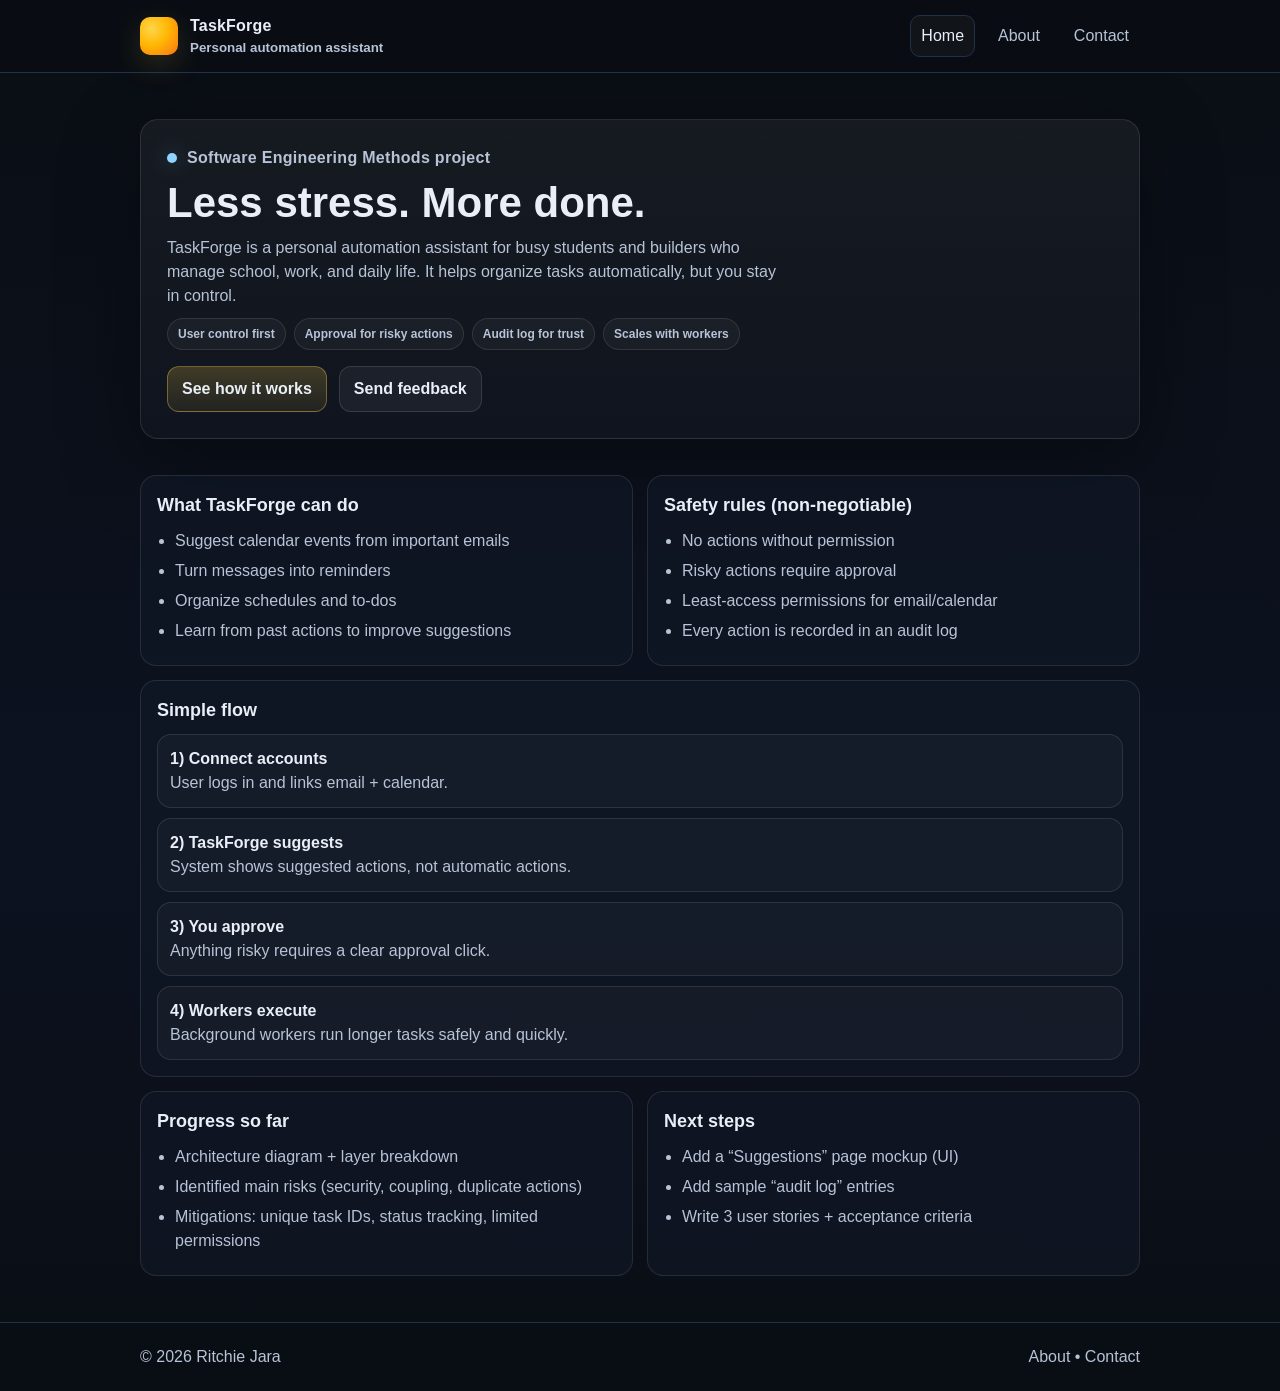
<file: index.html>
<!DOCTYPE html>
<html lang="en">
<head>
  <meta charset="UTF-8" />
  <meta name="viewport" content="width=device-width, initial-scale=1.0" />
  <title>TaskForge - Student Automation Assistant</title>
  <link rel="stylesheet" href="style.css" />
</head>
<body>
  <div class="topbar">
    <div class="container header">
      <div class="brand">
        <div class="logo" aria-hidden="true"></div>
        <div>
          TaskForge
          <small>Personal automation assistant</small>
        </div>
      </div>

      <nav class="nav" aria-label="Main navigation">
        <a class="active" href="index.html">Home</a>
        <a href="about.html">About</a>
        <a href="contact.html">Contact</a>
      </nav>
    </div>
  </div>

  <main class="container">
    <section class="hero">
      <div class="hero-card">
        <div class="kicker"><span class="dot"></span> Software Engineering Methods project</div>
        <h1>Less stress. More done.</h1>
        <p>
          TaskForge is a personal automation assistant for busy students and builders who manage school,
          work, and daily life. It helps organize tasks automatically, but you stay in control.
        </p>

        <div class="badges" aria-label="Key values">
          <span class="badge">User control first</span>
          <span class="badge">Approval for risky actions</span>
          <span class="badge">Audit log for trust</span>
          <span class="badge">Scales with workers</span>
        </div>

        <div class="cta">
          <a class="btn primary" href="about.html">See how it works</a>
          <a class="btn" href="contact.html">Send feedback</a>
        </div>
      </div>
    </section>

    <section class="grid" aria-label="Project overview">
      <article class="card">
        <h2>What TaskForge can do</h2>
        <ul>
          <li>Suggest calendar events from important emails</li>
          <li>Turn messages into reminders</li>
          <li>Organize schedules and to‑dos</li>
          <li>Learn from past actions to improve suggestions</li>
        </ul>
      </article>

      <article class="card">
        <h2>Safety rules (non‑negotiable)</h2>
        <ul>
          <li>No actions without permission</li>
          <li>Risky actions require approval</li>
          <li>Least‑access permissions for email/calendar</li>
          <li>Every action is recorded in an audit log</li>
        </ul>
      </article>

      <article class="card wide">
        <h2>Simple flow</h2>
        <div class="timeline">
          <div class="step">
            <strong>1) Connect accounts</strong><br />
            <span>User logs in and links email + calendar.</span>
          </div>
          <div class="step">
            <strong>2) TaskForge suggests</strong><br />
            <span>System shows suggested actions, not automatic actions.</span>
          </div>
          <div class="step">
            <strong>3) You approve</strong><br />
            <span>Anything risky requires a clear approval click.</span>
          </div>
          <div class="step">
            <strong>4) Workers execute</strong><br />
            <span>Background workers run longer tasks safely and quickly.</span>
          </div>
        </div>
      </article>

      <article class="card">
        <h2>Progress so far</h2>
        <ul>
          <li>Architecture diagram + layer breakdown</li>
          <li>Identified main risks (security, coupling, duplicate actions)</li>
          <li>Mitigations: unique task IDs, status tracking, limited permissions</li>
        </ul>
      </article>

      <article class="card">
        <h2>Next steps</h2>
        <ul>
          <li>Add a “Suggestions” page mockup (UI)</li>
          <li>Add sample “audit log” entries</li>
          <li>Write 3 user stories + acceptance criteria</li>
        </ul>
      </article>
    </section>
  </main>

  <footer class="footer">
    <div class="container">
      <div>© 2026 Ritchie Jara</div>
      <div>
        <a href="about.html">About</a> • <a href="contact.html">Contact</a>
      </div>
    </div>
  </footer>
</body>
</html>
</file>
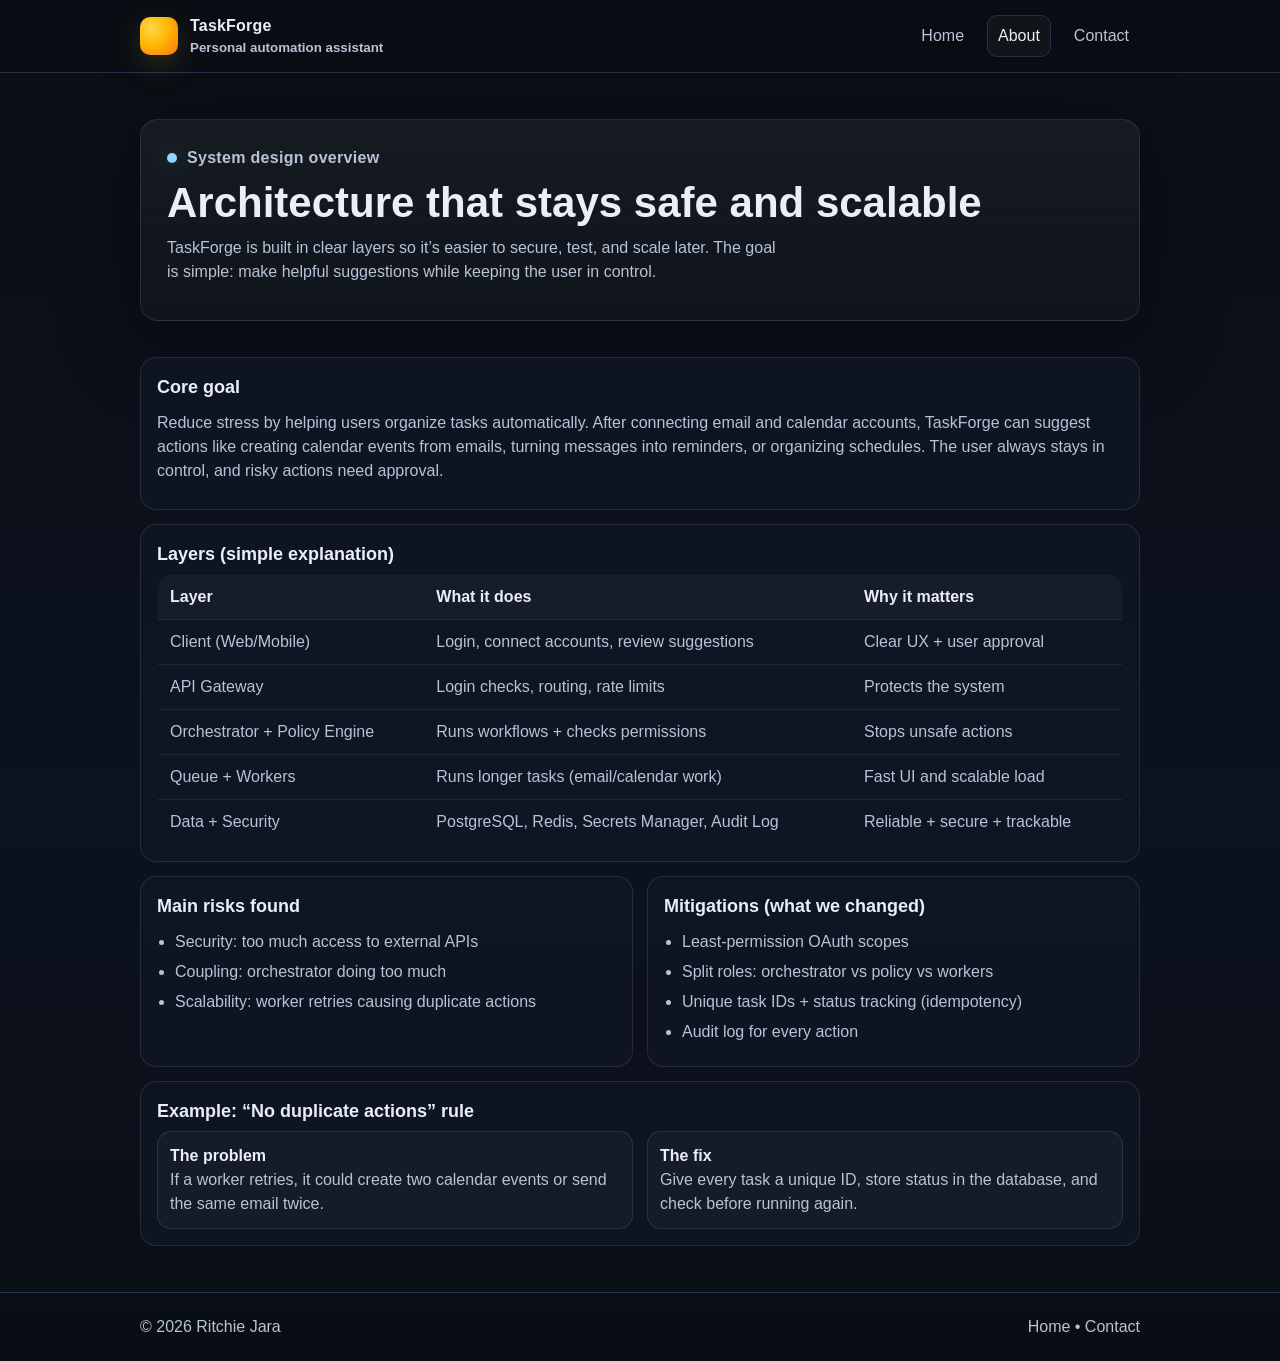
<file: about.html>
<!DOCTYPE html>
<html lang="en">
<head>
  <meta charset="UTF-8" />
  <meta name="viewport" content="width=device-width, initial-scale=1.0" />
  <title>About - TaskForge Automation Assistant</title>
  <link rel="stylesheet" href="style.css" />
</head>
<body>
  <div class="topbar">
    <div class="container header">
      <div class="brand">
        <div class="logo" aria-hidden="true"></div>
        <div>
          TaskForge
          <small>Personal automation assistant</small>
        </div>
      </div>

      <nav class="nav" aria-label="Main navigation">
        <a href="index.html">Home</a>
        <a class="active" href="about.html">About</a>
        <a href="contact.html">Contact</a>
      </nav>
    </div>
  </div>

  <main class="container">
    <section class="hero">
      <div class="hero-card">
        <div class="kicker"><span class="dot"></span> System design overview</div>
        <h1>Architecture that stays safe and scalable</h1>
        <p>
          TaskForge is built in clear layers so it’s easier to secure, test, and scale later.
          The goal is simple: make helpful suggestions while keeping the user in control.
        </p>
      </div>
    </section>

    <section class="grid">
      <article class="card wide">
        <h2>Core goal</h2>
        <p>
          Reduce stress by helping users organize tasks automatically. After connecting email and calendar accounts,
          TaskForge can suggest actions like creating calendar events from emails, turning messages into reminders,
          or organizing schedules. The user always stays in control, and risky actions need approval.
        </p>
      </article>

      <article class="card wide">
        <h2>Layers (simple explanation)</h2>
        <table class="table" aria-label="Architecture layers">
          <thead>
            <tr>
              <th>Layer</th>
              <th>What it does</th>
              <th>Why it matters</th>
            </tr>
          </thead>
          <tbody>
            <tr>
              <td>Client (Web/Mobile)</td>
              <td>Login, connect accounts, review suggestions</td>
              <td>Clear UX + user approval</td>
            </tr>
            <tr>
              <td>API Gateway</td>
              <td>Login checks, routing, rate limits</td>
              <td>Protects the system</td>
            </tr>
            <tr>
              <td>Orchestrator + Policy Engine</td>
              <td>Runs workflows + checks permissions</td>
              <td>Stops unsafe actions</td>
            </tr>
            <tr>
              <td>Queue + Workers</td>
              <td>Runs longer tasks (email/calendar work)</td>
              <td>Fast UI and scalable load</td>
            </tr>
            <tr>
              <td>Data + Security</td>
              <td>PostgreSQL, Redis, Secrets Manager, Audit Log</td>
              <td>Reliable + secure + trackable</td>
            </tr>
          </tbody>
        </table>
      </article>

      <article class="card">
        <h2>Main risks found</h2>
        <ul>
          <li>Security: too much access to external APIs</li>
          <li>Coupling: orchestrator doing too much</li>
          <li>Scalability: worker retries causing duplicate actions</li>
        </ul>
      </article>

      <article class="card">
        <h2>Mitigations (what we changed)</h2>
        <ul>
          <li>Least‑permission OAuth scopes</li>
          <li>Split roles: orchestrator vs policy vs workers</li>
          <li>Unique task IDs + status tracking (idempotency)</li>
          <li>Audit log for every action</li>
        </ul>
      </article>

      <article class="card wide">
        <h2>Example: “No duplicate actions” rule</h2>
        <div class="split">
          <div class="step">
            <strong>The problem</strong><br />
            <span>If a worker retries, it could create two calendar events or send the same email twice.</span>
          </div>
          <div class="step">
            <strong>The fix</strong><br />
            <span>Give every task a unique ID, store status in the database, and check before running again.</span>
          </div>
        </div>
      </article>
    </section>
  </main>

  <footer class="footer">
    <div class="container">
      <div>© 2026 Ritchie Jara</div>
      <div><a href="index.html">Home</a> • <a href="contact.html">Contact</a></div>
    </div>
  </footer>
</body>
</html>
</file>
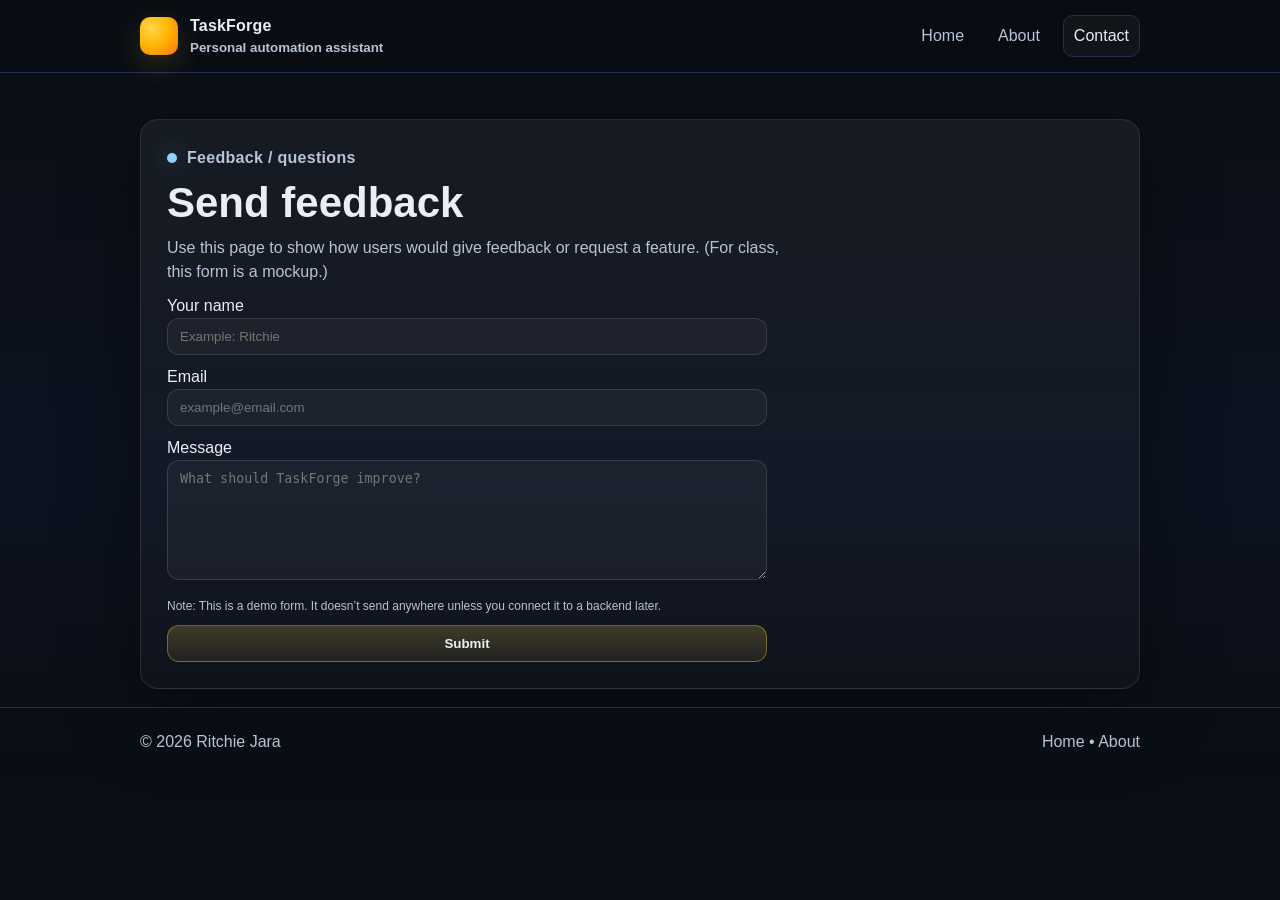
<file: contact.html>
<!DOCTYPE html>
<html lang="en">
<head>
  <meta charset="UTF-8" />
  <meta name="viewport" content="width=device-width, initial-scale=1.0" />
  <title>Contact - TaskForge Automation Assistant</title>
  <link rel="stylesheet" href="style.css" />
</head>
<body>
  <div class="topbar">
    <div class="container header">
      <div class="brand">
        <div class="logo" aria-hidden="true"></div>
        <div>
          TaskForge
          <small>Personal automation assistant</small>
        </div>
      </div>

      <nav class="nav" aria-label="Main navigation">
        <a href="index.html">Home</a>
        <a href="about.html">About</a>
        <a class="active" href="contact.html">Contact</a>
      </nav>
    </div>
  </div>

  <main class="container">
    <section class="hero">
      <div class="hero-card">
        <div class="kicker"><span class="dot"></span> Feedback / questions</div>
        <h1>Send feedback</h1>
        <p>
          Use this page to show how users would give feedback or request a feature. (For class, this form is a mockup.)
        </p>

        <form class="form" action="#" method="post">
          <label>
            Your name
            <input class="input" type="text" name="name" placeholder="Example: Ritchie" />
          </label>

          <label>
            Email
            <input class="input" type="email" name="email" placeholder="example@email.com" />
          </label>

          <label>
            Message
            <textarea name="message" placeholder="What should TaskForge improve?"></textarea>
          </label>

          <div class="helper">
            Note: This is a demo form. It doesn’t send anywhere unless you connect it to a backend later.
          </div>

          <button class="btn primary" type="submit">Submit</button>
        </form>
      </div>
    </section>
  </main>

  <footer class="footer">
    <div class="container">
      <div>© 2026 Ritchie Jara</div>
      <div><a href="index.html">Home</a> • <a href="about.html">About</a></div>
    </div>
  </footer>
</body>
</html>
</file>
<file: style.css>
/* Simple, clean style for SEM Website Project (TaskForge Automation Assistant) */
:root{
  --bg:#0b0f14;
  --panel:#111826;
  --panel2:#0f1623;
  --text:#e9eef7;
  --muted:#b7c3d6;
  --line:#22314a;
  --accent:#ffd54a;
  --accent2:#8fd3ff;
}

*{box-sizing:border-box}
html,body{margin:0;padding:0}
body{
  font-family: Arial, Helvetica, sans-serif;
  background: linear-gradient(180deg, #0a0e14 0%, #0c1220 60%, #0a0e14 100%);
  color: var(--text);
  line-height: 1.5;
}

a{color: inherit; text-decoration: none}
a:hover{opacity:.9; text-decoration: underline}

.container{
  width: min(1000px, 92vw);
  margin: 0 auto;
}

.topbar{
  position: sticky;
  top: 0;
  z-index: 10;
  background: rgba(10,14,20,.88);
  backdrop-filter: blur(8px);
  border-bottom: 1px solid var(--line);
}

.header{
  display:flex;
  align-items:center;
  justify-content:space-between;
  gap:16px;
  padding: 14px 0;
}

.brand{
  display:flex;
  align-items:center;
  gap:12px;
  font-weight: 800;
  letter-spacing: .2px;
}
.logo{
  width: 38px;
  height: 38px;
  border-radius: 10px;
  background: radial-gradient(circle at 30% 30%, var(--accent) 0%, #ffb703 45%, #f97316 100%);
  box-shadow: 0 10px 30px rgba(255,213,74,.15);
}
.brand small{
  display:block;
  font-weight: 600;
  color: var(--muted);
  letter-spacing: 0;
}

.nav{
  display:flex;
  gap: 12px;
  flex-wrap: wrap;
}
.nav a{
  padding: 8px 10px;
  border-radius: 10px;
  border: 1px solid transparent;
  color: var(--muted);
}
.nav a.active{
  color: var(--text);
  border-color: var(--line);
  background: rgba(255,255,255,.03);
}
.nav a:hover{
  background: rgba(255,255,255,.05);
  border-color: rgba(255,255,255,.08);
  text-decoration:none;
}

.hero{
  padding: 46px 0 18px;
}
.hero-card{
  background: linear-gradient(180deg, rgba(255,255,255,.05), rgba(255,255,255,.02));
  border: 1px solid rgba(255,255,255,.10);
  border-radius: 18px;
  padding: 26px;
  box-shadow: 0 24px 80px rgba(0,0,0,.35);
}
.kicker{
  display:inline-flex;
  gap:10px;
  align-items:center;
  color: var(--muted);
  font-weight: 700;
  letter-spacing: .3px;
}
.dot{
  width:10px;height:10px;border-radius:50%;
  background: var(--accent2);
  box-shadow: 0 0 24px rgba(143,211,255,.45);
}

h1{
  margin: 10px 0 6px;
  font-size: clamp(28px, 3.4vw, 42px);
  line-height: 1.1;
}
p{margin: 10px 0; color: var(--muted)}
.hero p{max-width: 70ch}

.cta{
  display:flex;
  gap: 12px;
  flex-wrap: wrap;
  margin-top: 16px;
}
.btn{
  display:inline-flex;
  align-items:center;
  justify-content:center;
  gap:10px;
  padding: 10px 14px;
  border-radius: 12px;
  border: 1px solid rgba(255,255,255,.12);
  background: rgba(255,255,255,.05);
  color: var(--text);
  font-weight: 700;
}
.btn.primary{
  border-color: rgba(255,213,74,.35);
  background: linear-gradient(180deg, rgba(255,213,74,.20), rgba(255,213,74,.08));
}
.btn:hover{text-decoration:none; transform: translateY(-1px)}
.btn:active{transform: translateY(0px)}

.grid{
  display:grid;
  grid-template-columns: repeat(12, 1fr);
  gap: 14px;
  padding: 18px 0 46px;
}
.card{
  grid-column: span 6;
  background: rgba(17,24,38,.70);
  border: 1px solid rgba(255,255,255,.10);
  border-radius: 16px;
  padding: 16px;
}
.card h2{
  margin: 0 0 6px;
  font-size: 18px;
}
.card ul{
  margin: 10px 0 0;
  padding-left: 18px;
  color: var(--muted);
}
.card li{margin: 6px 0}

.card.wide{grid-column: span 12}
.badges{
  display:flex;
  gap: 8px;
  flex-wrap: wrap;
  margin-top: 10px;
}
.badge{
  border: 1px solid rgba(255,255,255,.10);
  background: rgba(255,255,255,.04);
  padding: 6px 10px;
  border-radius: 999px;
  color: var(--muted);
  font-weight: 700;
  font-size: 12px;
}

.timeline{
  display:grid;
  grid-template-columns: 1fr;
  gap: 10px;
  margin-top: 10px;
}
.step{
  border: 1px solid rgba(255,255,255,.10);
  background: rgba(255,255,255,.03);
  border-radius: 14px;
  padding: 12px;
}
.step strong{color: var(--text)}
.step span{color: var(--muted)}

.split{
  display:grid;
  grid-template-columns: 1fr 1fr;
  gap: 14px;
}

.table{
  width:100%;
  border-collapse: collapse;
  overflow:hidden;
  border-radius: 14px;
  border: 1px solid rgba(255,255,255,.10);
}
.table th, .table td{
  padding: 10px 12px;
  text-align:left;
  border-bottom: 1px solid rgba(255,255,255,.08);
  color: var(--muted);
}
.table th{color: var(--text); background: rgba(255,255,255,.03)}
.table tr:last-child td{border-bottom:none}

.form{
  display:grid;
  gap: 10px;
  max-width: 600px;
}
.input, textarea{
  width:100%;
  padding: 10px 12px;
  border-radius: 12px;
  border: 1px solid rgba(255,255,255,.12);
  background: rgba(255,255,255,.04);
  color: var(--text);
  outline: none;
}
textarea{min-height: 120px; resize: vertical}
.helper{font-size: 12px; color: var(--muted)}

.footer{
  border-top: 1px solid var(--line);
  padding: 22px 0;
  color: var(--muted);
  background: rgba(10,14,20,.65);
}
.footer .container{
  display:flex;
  align-items:center;
  justify-content:space-between;
  gap: 10px;
  flex-wrap: wrap;
}
.footer a{color: var(--muted)}

@media (max-width: 780px){
  .card{grid-column: span 12}
  .split{grid-template-columns: 1fr}
}
</file>
